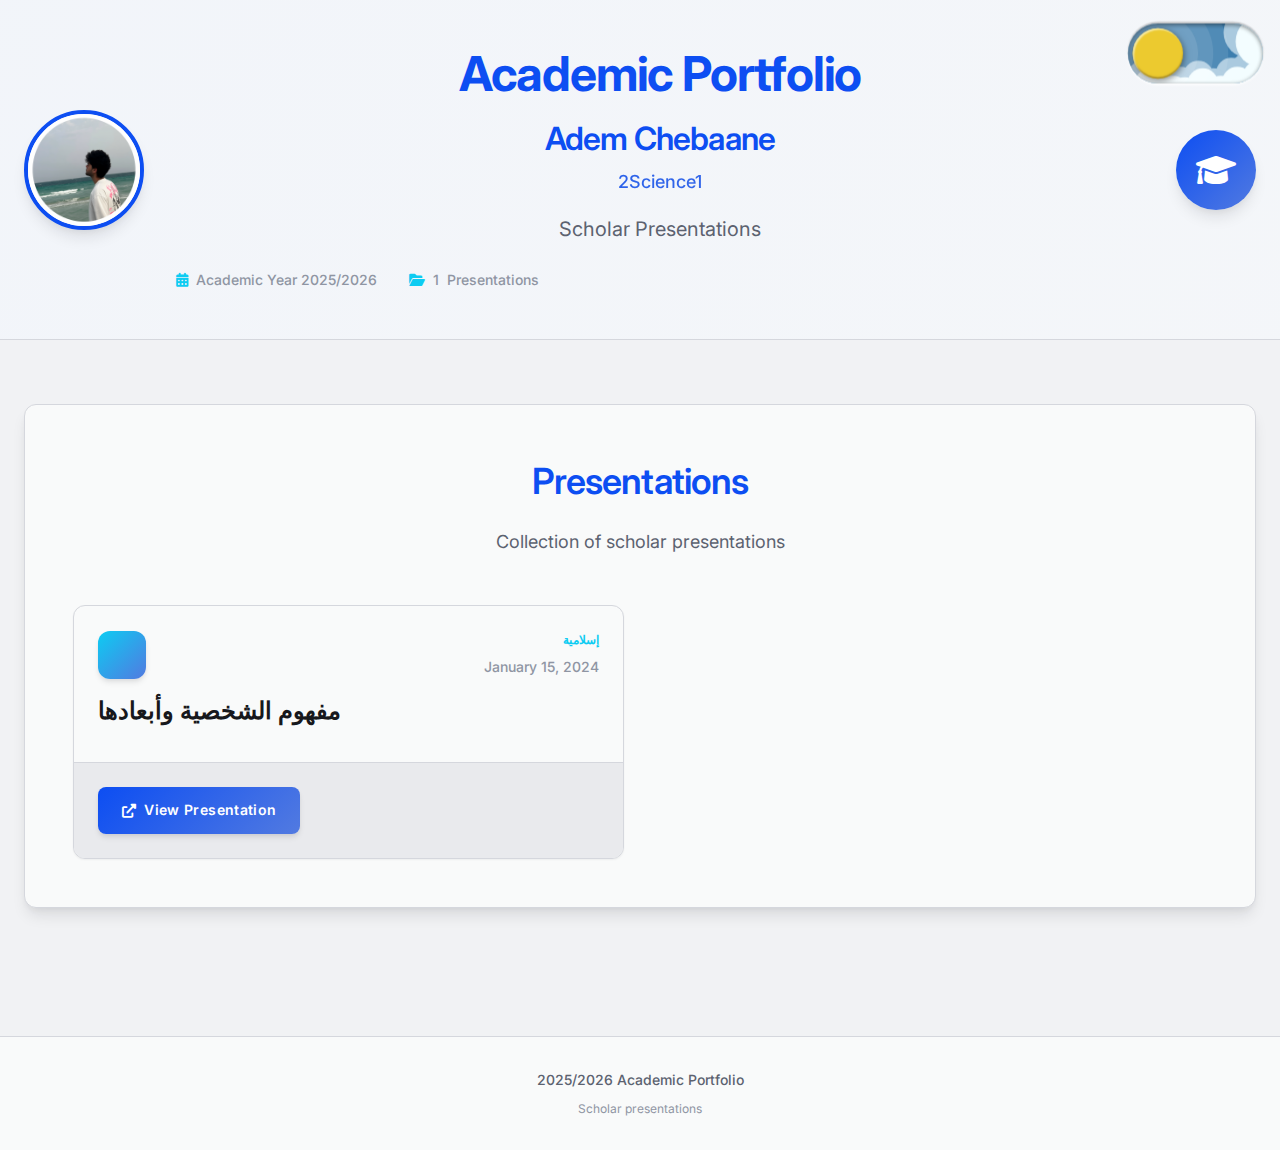
<file: index.html>
<!DOCTYPE html>
<html lang="en">
<head>
    <meta charset="UTF-8">
    <meta name="viewport" content="width=device-width, initial-scale=1.0">
    <title>Scholar Presentations</title>
    <link rel="stylesheet" href="styles.css">
    <link href="https://fonts.googleapis.com/css2?family=Inter:wght@300;400;500;600;700&display=swap" rel="stylesheet">
    <link rel="stylesheet" href="https://cdnjs.cloudflare.com/ajax/libs/font-awesome/6.0.0/css/all.min.css">
</head>
<body>
    <!-- Dark/Light Mode Toggle -->
    <label class="theme-switch">
      <input type="checkbox" class="theme-switch__checkbox">
      <div class="theme-switch__container">
        <div class="theme-switch__clouds"></div>
        <div class="theme-switch__stars-container">
          <svg xmlns="http://www.w3.org/2000/svg" viewBox="0 0 144 55" fill="none">
            <path fill-rule="evenodd" clip-rule="evenodd" d="M135.831 3.00688C135.055 3.85027 134.111 4.29946 133 4.35447C134.111 4.40947 135.055 4.85867 135.831 5.71123C136.607 6.55462 136.996 7.56303 136.996 8.72727C136.996 7.95722 137.172 7.25134 137.525 6.59129C137.886 5.93124 138.372 5.39954 138.98 5.00535C139.598 4.60199 140.268 4.39114 141 4.35447C139.88 4.2903 138.936 3.85027 138.16 3.00688C137.384 2.16348 136.996 1.16425 136.996 0C136.996 1.16425 136.607 2.16348 135.831 3.00688ZM31 23.3545C32.1114 23.2995 33.0551 22.8503 33.8313 22.0069C34.6075 21.1635 34.9956 20.1642 34.9956 19C34.9956 20.1642 35.3837 21.1635 36.1599 22.0069C36.9361 22.8503 37.8798 23.2903 39 23.3545C38.2679 23.3911 37.5976 23.602 36.9802 24.0053C36.3716 24.3995 35.8864 24.9312 35.5248 25.5913C35.172 26.2513 34.9956 26.9572 34.9956 27.7273C34.9956 26.563 34.6075 25.5546 33.8313 24.7112C33.0551 23.8587 32.1114 23.4095 31 23.3545ZM0 36.3545C1.11136 36.2995 2.05513 35.8503 2.83131 35.0069C3.6075 34.1635 3.99559 33.1642 3.99559 32C3.99559 33.1642 4.38368 34.1635 5.15987 35.0069C5.93605 35.8503 6.87982 36.2903 8 36.3545C7.26792 36.3911 6.59757 36.602 5.98015 37.0053C5.37155 37.3995 4.88644 37.9312 4.52481 38.5913C4.172 39.2513 3.99559 39.9572 3.99559 40.7273C3.99559 39.563 3.6075 38.5546 2.83131 37.7112C2.05513 36.8587 1.11136 36.4095 0 36.3545ZM56.8313 24.0069C56.0551 24.8503 55.1114 25.2995 54 25.3545C55.1114 25.4095 56.0551 25.8587 56.8313 26.7112C57.6075 27.5546 57.9956 28.563 57.9956 29.7273C57.9956 28.9572 58.172 28.2513 58.5248 27.5913C58.8864 26.9312 59.3716 26.3995 59.9802 26.0053C60.5976 25.602 61.2679 25.3911 62 25.3545C60.8798 25.2903 59.9361 24.8503 59.1599 24.0069C58.3837 23.1635 57.9956 22.1642 57.9956 21C57.9956 22.1642 57.6075 23.1635 56.8313 24.0069ZM81 25.3545C82.1114 25.2995 83.0551 24.8503 83.8313 24.0069C84.6075 23.1635 84.9956 22.1642 84.9956 21C84.9956 22.1642 85.3837 23.1635 86.1599 24.0069C86.9361 24.8503 87.8798 25.2903 89 25.3545C88.2679 25.3911 87.5976 25.602 86.9802 26.0053C86.3716 26.3995 85.8864 26.9312 85.5248 27.5913C85.172 28.2513 84.9956 28.9572 84.9956 29.7273C84.9956 28.563 84.6075 27.5546 83.8313 26.7112C83.0551 25.8587 82.1114 25.4095 81 25.3545ZM136 36.3545C137.111 36.2995 138.055 35.8503 138.831 35.0069C139.607 34.1635 139.996 33.1642 139.996 32C139.996 33.1642 140.384 34.1635 141.16 35.0069C141.936 35.8503 142.88 36.2903 144 36.3545C143.268 36.3911 142.598 36.602 141.98 37.0053C141.372 37.3995 140.886 37.9312 140.525 38.5913C140.172 39.2513 139.996 39.9572 139.996 40.7273C139.996 39.563 139.607 38.5546 138.831 37.7112C138.055 36.8587 137.111 36.4095 136 36.3545ZM101.831 49.0069C101.055 49.8503 100.111 50.2995 99 50.3545C100.111 50.4095 101.055 50.8587 101.831 51.7112C102.607 52.5546 102.996 53.563 102.996 54.7273C102.996 53.9572 103.172 53.2513 103.525 52.5913C103.886 51.9312 104.372 51.3995 104.98 51.0053C105.598 50.602 106.268 50.3911 107 50.3545C105.88 50.2903 104.936 49.8503 104.16 49.0069C103.384 48.1635 102.996 47.1642 102.996 46C102.996 47.1642 102.607 48.1635 101.831 49.0069Z" fill="currentColor"></path>
          </svg>
        </div>
        <div class="theme-switch__circle-container">
          <div class="theme-switch__sun-moon-container">
            <div class="theme-switch__moon">
              <div class="theme-switch__spot"></div>
              <div class="theme-switch__spot"></div>
              <div class="theme-switch__spot"></div>
            </div>
          </div>
        </div>
      </div>
    </label>

    <header class="header">
        <div class="container">
            <div class="header-content">
                <div class="student-info">
                    <div class="student-photo">
                        <img src="profile.png" alt="Adem Chebaane" class="profile-image">
                    </div>
                    <div class="overlay" id="overlay">
                      <img src="profile.png" alt="Preview">
                    </div>
                </div>
                <div class="header-text">
                    <h1 class="main-title">Academic Portfolio</h1>
                    <div class="student-details">
                        <h2 class="student-name">Adem Chebaane</h2>
                        <p class="student-class">2Science1</p>
                    </div>
                    <p class="subtitle">Scholar Presentations</p>
                    <div class="header-meta">
                        <span class="academic-year"><i class="fas fa-calendar-alt"></i> Academic Year 2025/2026</span>
                        <span class="project-count"><i class="fas fa-folder-open"></i> <span id="projectCount">1</span> Presentations</span>
                    </div>
                </div>
                <div class="header-decoration">
                    <div class="academic-icon">
                        <i class="fas fa-graduation-cap"></i>
                    </div>
                </div>
            </div>
        </div>
    </header>

    <main class="main-content">
        <div class="container">
            <section class="portfolio-section">
                <div class="section-header">
                    <h2 class="section-title">Presentations</h2>
                    <p class="section-description">Collection of scholar presentations</p>
                </div>

                <div class="projects-grid">

                    <!-- PROJECT 1 -->
                    <article class="project-card">
                        <div class="project-header">
                            <div class="project-icon">
                                <i class="fas fa-presentation"></i>
                            </div>
                            <div class="project-meta">
                                <span class="project-type">إسلامية</span>
                                <time class="project-date" datetime="2025-09-18">January 15, 2024</time>
                            </div>
                        </div>
                        <div class="project-content">
                            <h3 class="project-title">مفهوم الشخصية وأبعادها</h3>
                            <p class="project-description"></p>
                        </div>
                        <div class="project-footer">
                            <a href="islamiya__mafhoum_cha5siya_wa_ab3adouha.html" class="btn btn-primary" target="_blank" rel="noopener">
                                <i class="fas fa-external-link-alt"></i>
                                View Presentation
                            </a>
                        </div>
                    </article>
                    <!-- Template for new projects (commented out) -->
                    <!--
                    <article class="project-card">
                        <div class="project-header">
                            <div class="project-icon">
                                <i class="fas fa-presentation"></i>
                            </div>
                            <div class="project-meta">
                                <span class="project-type">Academic Presentation</span>
                                <time class="project-date" datetime="YYYY-MM-DD">Month Day, Year</time>
                            </div>
                        </div>
                        <div class="project-content">
                            <h3 class="project-title">Your Project Title Here</h3>
                            <p class="project-description">Your project description here. Explain what this presentation covers and its academic significance.</p>
                        </div>
                        <div class="project-footer">
                            <a href="projects/your-file.html" class="btn btn-primary" target="_blank" rel="noopener">
                                <i class="fas fa-external-link-alt"></i>
                                View Presentation
                            </a>
                        </div>
                    </article>
                    -->

                </div>
            </section>
        </div>
    </main>

    <footer class="footer">
        <div class="container">
            <div class="footer-content">
                <p class="copyright">2025/2026 Academic Portfolio</p>
                <p class="footer-note">Scholar presentations</p>
            </div>
        </div>
    </footer>
</body>
<script>
    const profileImage = document.querySelector(".profile-image");
const overlay = document.getElementById("overlay");

profileImage.addEventListener("click", () => {
  overlay.classList.add("active");
});

overlay.addEventListener("click", () => {
  overlay.classList.remove("active");
});

</script>
</html>
</file>
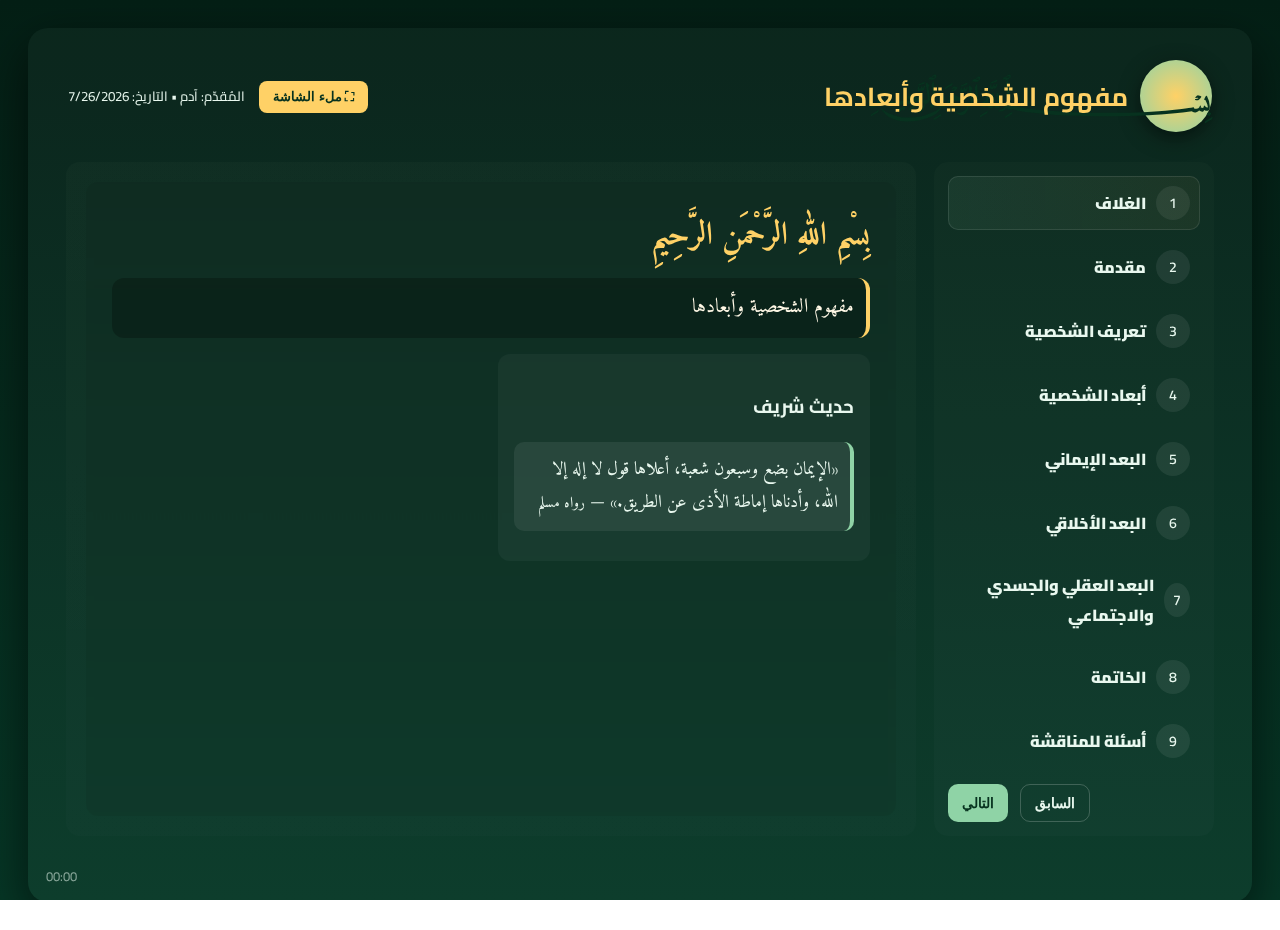
<file: islamiya__mafhoum_cha5siya_wa_ab3adouha.html>
<!doctype html>
<html lang="ar" dir="rtl">
<head>
  <meta charset="utf-8" />
  <meta name="viewport" content="width=device-width,initial-scale=1" />
  <title>مفهوم الشخصية وأبعادها — عرض إسلامي</title>
  <link href="https://fonts.googleapis.com/css2?family=Cairo:wght@400;600;700;900&family=Amiri&display=swap" rel="stylesheet">
  <style>
    :root{
      --bg1: #041f15; --bg2:#063726; 
      --card:#072b22; --accent:#8fd3a6; --accent2:#ffd166; --muted:#e9f8ef;
    }
    *{box-sizing:border-box}
    html,body{height:100%;margin:0;font-family:'Cairo',sans-serif;background:linear-gradient(180deg,var(--bg1),var(--bg2));color:var(--muted);overflow-x:hidden}

    /* زخارف خلفية */
    body::before{
      content:"";position:fixed;inset:0;
      background:url('https://www.transparenttextures.com/patterns/arabesque.png');
      opacity:.06;pointer-events:none;
    }

    .wrap{min-height:100vh;display:flex;align-items:center;justify-content:center;padding:28px}
    .presentation{width:100%;max-width:1250px;background:rgba(255,255,255,0.03);
      border-radius:20px;padding:20px;box-shadow:0 18px 50px rgba(0,0,0,0.6);position:relative;overflow:hidden}

    /* العنوان */
    header{display:flex;justify-content:space-between;align-items:center;padding:12px 20px}
    .brand{display:flex;align-items:center;gap:12px}
    .logo{width:72px;height:72px;border-radius:50%;background:radial-gradient(circle,var(--accent2),var(--accent));
      display:grid;place-items:center;color:#07321f;font-weight:900;font-size:30px;
      box-shadow:0 6px 20px rgba(0,0,0,0.5);font-family:"Amiri",serif}
    h1{margin:0;font-size:26px;color:var(--accent2)}
    header p{margin:0;opacity:0.9;font-size:14px}

    /* المنصة */
    .stage{display:grid;grid-template-columns:280px 1fr;gap:18px;padding:18px}
    .nav{background:rgba(255,255,255,0.02);padding:14px;border-radius:14px;min-height:540px}
    .nav ul{list-style:none;padding:0;margin:0;display:flex;flex-direction:column;gap:10px}
    .nav li{padding:10px;border-radius:10px;cursor:pointer;display:flex;align-items:center;gap:10px;transition:all .25s;font-weight:600}
    .nav li:hover{transform:translateX(-6px);background:rgba(255,255,255,0.05)}
    .nav li.active{background:linear-gradient(90deg, rgba(143,211,166,0.08), rgba(255,209,102,0.05));box-shadow:inset 0 0 0 1px rgba(255,255,255,0.1)}
    .num{width:34px;height:34px;border-radius:50%;background:rgba(255,255,255,0.07);display:grid;place-items:center;font-size:14px}

    .canvas{background:linear-gradient(180deg, rgba(255,255,255,0.02), rgba(255,255,255,0.01));
      padding:22px;border-radius:14px;min-height:540px;position:relative;overflow:hidden}

    .slide{position:absolute;inset:20px;border-radius:12px;padding:26px;display:none;background:rgba(0,0,0,0.05);backdrop-filter:blur(3px);animation:fadeZoom .8s ease both}
    .slide.active{display:block}

    @keyframes fadeZoom{from{opacity:0;transform:scale(0.96)}to{opacity:1;transform:scale(1)}}

    h2{font-size:32px;margin:0 0 8px 0;color:var(--accent2);font-family:"Amiri",serif}
    .ayat{font-size:20px;color:#fff8e6;background:rgba(0,0,0,0.25);padding:12px;border-radius:12px;margin:14px 0;border-right:4px solid var(--accent2);font-family:"Amiri",serif;line-height:1.8}
    blockquote.hadith{font-size:18px;padding:12px;border-radius:10px;background:rgba(255,255,255,0.07);margin:14px 0;border-right:4px solid var(--accent);line-height:1.8;font-family:"Amiri",serif}

    .grid{display:grid;grid-template-columns:1fr 1fr;gap:14px;margin-top:16px}
    .card{background:rgba(255,255,255,0.04);padding:16px;border-radius:12px;min-height:110px;position:relative}

    /* الأزرار */
    .controls{display:flex;gap:12px;justify-content:flex-end;margin-top:16px}
    .btn{padding:10px 14px;border-radius:10px;border:none;cursor:pointer;font-weight:700;font-size:14px}
    .btn.primary{background:var(--accent);color:#07321f}
    .btn.ghost{background:transparent;border:1px solid rgba(255,255,255,0.2);color:var(--muted)}

    /* تذييل */
    footer{padding:14px;text-align:center;opacity:0.8;font-size:13px}

    /* عداد الوقت */
    #timer{position:absolute;bottom:14px;left:18px;font-size:13px;opacity:.7}

    @media(max-width:900px){
      .stage{grid-template-columns:1fr}
      .nav{order:2}
      .canvas{order:1}
    }
     /* زر ملء الشاشة */
    #fullscreenBtn{
      padding:8px 14px;
      border:none;
      border-radius:8px;
      background:var(--accent2);
      color:#07321f;
      font-weight:700;
      cursor:pointer;
      margin-left:10px;
    }
  </style>
</head>
<body>
  <div class="wrap">
    <div class="presentation" role="application">
      <header>
        <div class="brand">
          <div class="logo">﷽</div>
          <div>
            <h1>مفهوم الشخصية وأبعادها</h1>
          </div>
        </div>
        <div style="text-align:left">
           <button id="fullscreenBtn">⛶ ملء الشاشة</button>
          <small>المُقدّم: آدم • التاريخ: <span id="date"></span></small>
        </div>
      </header>

      <div class="stage">
        <nav class="nav">
          <ul id="toc">
            <li data-i="0" class="active"><span class="num">1</span><strong>الغلاف</strong></li>
            <li data-i="1"><span class="num">2</span><strong>مقدمة</strong></li>
            <li data-i="2"><span class="num">3</span><strong>تعريف الشخصية</strong></li>
            <li data-i="3"><span class="num">4</span><strong>أبعاد الشخصية</strong></li>
            <li data-i="4"><span class="num">5</span><strong>البعد الإيماني</strong></li>
            <li data-i="5"><span class="num">6</span><strong>البعد الأخلاقي</strong></li>
            <li data-i="6"><span class="num">7</span><strong>البعد العقلي والجسدي والاجتماعي</strong></li>
            <li data-i="7"><span class="num">8</span><strong>الخاتمة</strong></li>
            <li data-i="8"><span class="num">9</span><strong>أسئلة للمناقشة</strong></li>
          </ul>
          <div class="controls">
            <button class="btn ghost" id="prev">السابق</button>
            <button class="btn primary" id="next">التالي</button>
          </div>
        </nav>

        <main class="canvas" id="canvas">

          <section class="slide active" data-index="0">
            <h2>بِسْمِ اللهِ الرَّحْمَنِ الرَّحِيمِ</h2>
            <div class="ayat">مفهوم الشخصية وأبعادها</div>
              <div class="grid">
              <div class="card">
                <h3>حديث شريف</h3>
                <blockquote class="hadith">«الإيمان بضع وسبعون شعبة، أعلاها قول لا إله إلا الله، وأدناها إماطة الأذى عن الطريق.» — <small>رواه مسلم</small></blockquote>
              </div>
            </div>
          </section>

          <section class="slide" data-index="1">
            <h2>مقدمة</h2>
            <p>الشخصية في الإسلام ليست مجرد صفات فردية، بل هي بناء متكامل يشمل الإيمان، الأخلاق، التفكير، الجسد، والعلاقات مع الناس.</p>
          </section>

          <section class="slide" data-index="2">
            <h2>تعريف الشخصية</h2>
            <p>هي مجموعة من الصفات والقيم التي تحدد هوية الإنسان وتميزه.  
              في الإسلام، تُبنى على الإيمان بالله، التزكية، والالتزام بالحق.</p>
            <div class="card">
              <h3>آية</h3>
              <div class="ayat">{قَدْ أَفْلَحَ مَن زَكَّاهَا} — <small>الشمس: 9</small></div>
            </div>
          </section>

          <section class="slide" data-index="3">
            <h2>الأبعاد الأساسية للشخصية</h2>
            <div class="grid">
              <div class="card"><h3>الإيماني</h3><p>صلة العبد بربه وعبادته.</p></div>
              <div class="card"><h3>الأخلاقي</h3><p>السلوك الحسن والقدوة.</p></div>
              <div class="card"><h3>العقلي</h3><p>طلب العلم واستخدام العقل.</p></div>
              <div class="card"><h3>الجسدي والاجتماعي</h3><p>الصحة والتعاون مع الآخرين.</p></div>
            </div>
          </section>

          <section class="slide" data-index="4">
            <h2>البعد الإيماني</h2>
            <p>الإيمان والعبادة هما المحور الأساسي للشخصية الإسلامية.</p>
            <div class="ayat">{قَدْ أَفْلَحَ الْمُؤْمِنُونَ} — <small>المؤمنون: 1</small></div>
          </section>

          <section class="slide" data-index="5">
            <h2>البعد الأخلاقي</h2>
            <p>الأخلاق أساس بناء المجتمع والفرد.</p>
            <div class="ayat">{وَإِنَّكَ لَعَلَى خُلُقٍ عَظِيمٍ} — <small>القلم: 4</small></div>
          </section>

          <section class="slide" data-index="6">
            <h2>البعد العقلي والجسدي والاجتماعي</h2>
            <div class="grid">
              <div class="card"><h3>العقلي</h3><p>«طلب العلم فريضة على كل مسلم»</p></div>
              <div class="card"><h3>الجسدي</h3><p>«المؤمن القوي خير وأحب إلى الله من المؤمن الضعيف»</p></div>
              <div class="card"><h3>الاجتماعي</h3><p>{وتعاونوا على البر والتقوى ولا تعاونوا على الإثم والعدوان}</p></div>
            </div>
          </section>

          
          <section class="slide" data-index="8">
            <h2>الخاتمة</h2>
            <div class="ayat">{إِنَّ أَكْرَمَكُمْ عِندَ اللَّهِ أَتْقَاكُمْ} — <small>الحجرات: 13</small></div>
          </section>
          
          <section class="slide" data-index="7">
            <h2>أسئلة للمناقشة</h2>
            <div class="controls" style="margin-top:20px; justify-content:center;">
              <a href="quiz.html" class="btn primary">الانتقال إلى الاختبار</a>
            </div>
          </section>
        </main>
      </div>

      <footer>
        <div id="timer">00:00</div>
      </footer>
    </div>
  </div>

  <script>
        // زر ملء الشاشة
    document.getElementById('fullscreenBtn').addEventListener('click',()=>{
      if (!document.fullscreenElement) {
        document.documentElement.requestFullscreen();
      } else {
        document.exitFullscreen();
      }
    });
    document.getElementById('date').textContent = new Date().toLocaleDateString();
    const slides = [...document.querySelectorAll('.slide')];
    const toc = [...document.querySelectorAll('#toc li')];
    const next = document.getElementById('next');
    const prev = document.getElementById('prev');
    let idx = 0;

    function show(i){
      slides.forEach(s=>s.classList.remove('active'));
      toc.forEach(t=>t.classList.remove('active'));
      slides[i].classList.add('active');
      toc[i].classList.add('active');
    }

    toc.forEach((li,i)=>li.addEventListener('click',()=>{ idx=i; show(idx); }));
    next.addEventListener('click',()=>{ idx = Math.min(idx+1,slides.length-1); show(idx); });
    prev.addEventListener('click',()=>{ idx = Math.max(idx-1,0); show(idx); });

    window.addEventListener('keydown',e=>{
      if(e.key === 'ArrowLeft' || e.key === 'ArrowUp') { idx = Math.max(idx-1,0); show(idx); }
      if(e.key === 'ArrowRight' || e.key === 'ArrowDown') { idx = Math.min(idx+1,slides.length-1); show(idx); }
    });

    // عداد الوقت
    let seconds=0;
    setInterval(()=>{
      seconds++;
      let m=Math.floor(seconds/60).toString().padStart(2,'0');
      let s=(seconds%60).toString().padStart(2,'0');
      document.getElementById('timer').textContent=`${m}:${s}`;
    },1000);

    show(0);
  </script>
</body>
</html>
</file>
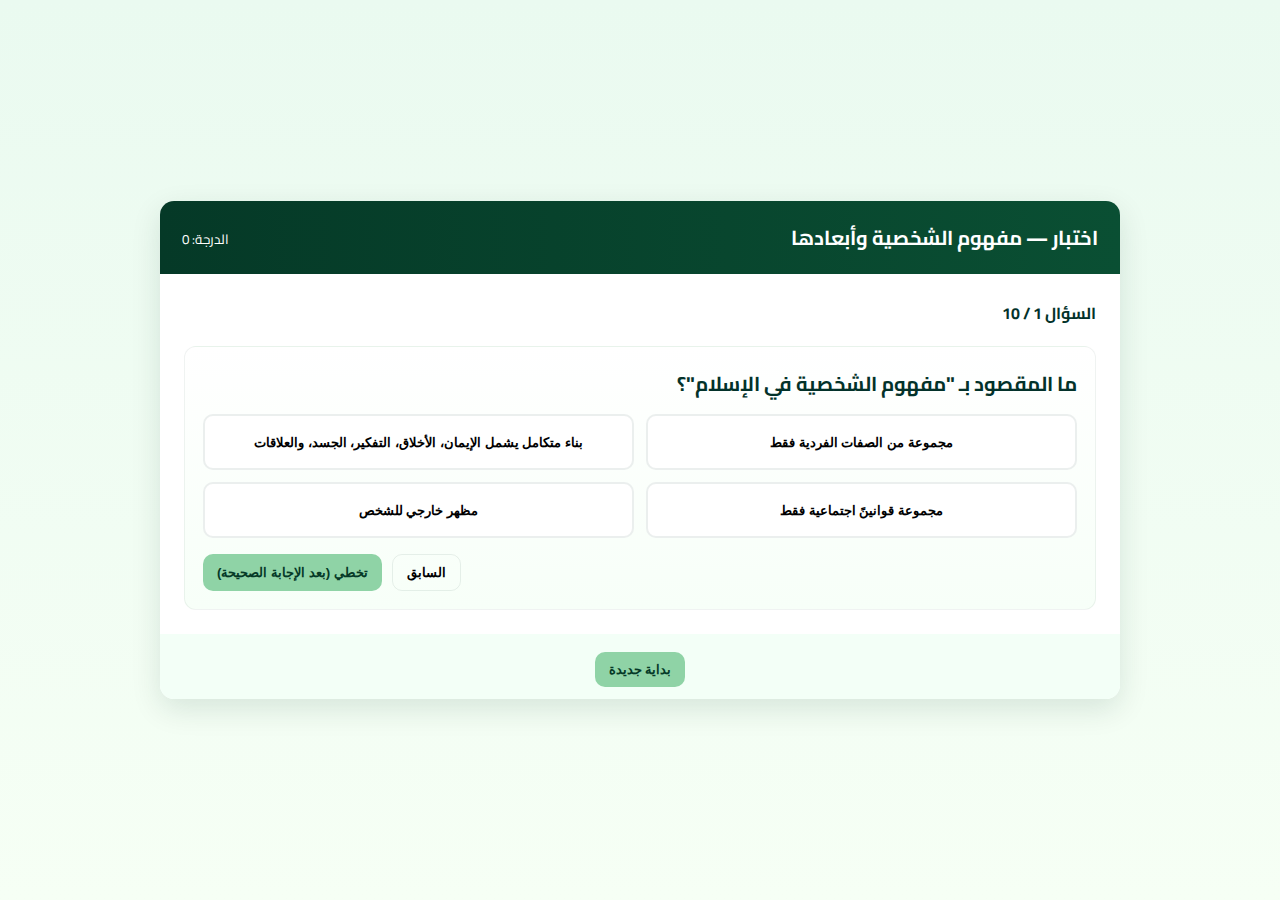
<file: quiz.html>
<!doctype html>
<html lang="ar" dir="rtl">
<head>
  <meta charset="utf-8" />
  <meta name="viewport" content="width=device-width,initial-scale=1" />
  <title>اختبارات — مفهوم الشخصية في الإسلام</title>
  <link href="https://fonts.googleapis.com/css2?family=Cairo:wght@400;600;700;900&display=swap" rel="stylesheet">
  <style>
    :root{--bg:#f6fff5;--card:#053927;--accent:#8fd3a6;--accent2:#ffd166;--text:#03322a}
    *{box-sizing:border-box}
    body{font-family:'Cairo',sans-serif;margin:0;background:linear-gradient(180deg,#eafaf0,#f6fff5);color:var(--text);min-height:100vh;display:flex;align-items:center;justify-content:center;padding:20px}
    .app{width:100%;max-width:960px;background:#fff;border-radius:14px;box-shadow:0 10px 30px rgba(3,50,42,0.12);overflow:hidden}
    header{background:linear-gradient(90deg,var(--card),#0a4f33);color:#fff;padding:18px 22px;display:flex;justify-content:space-between;align-items:center}
    header h1{margin:0;font-size:20px}
    header p{margin:0;opacity:.9;font-size:13px}
    main{padding:24px}
    .meta{display:flex;gap:12px;align-items:center;justify-content:space-between;flex-wrap:wrap}
    .progress{font-weight:700}
    .card{background:linear-gradient(180deg,#ffffff,#f7fff8);border:1px solid rgba(3,50,42,0.06);padding:18px;border-radius:12px;margin-top:18px}
    .question{font-size:20px;margin:0 0 12px 0}
    .options{display:grid;grid-template-columns:1fr 1fr;gap:12px}
    .opt{padding:12px;border-radius:10px;border:2px solid rgba(3,50,42,0.08);cursor:pointer;font-weight:700;background:#fff;transition:all .25s;min-height:56px;display:flex;align-items:center;justify-content:center}
    .opt:hover{transform:translateY(-3px)}

    /* حالات الخطأ والصواب */
    .flash-correct .opt{background:linear-gradient(90deg,#e6fff0,#d6ffea);border-color:#78d89f}
    .flash-correct .opt.correct{background:#dff7e7;border-color:#2fa76b}
    .flash-wrong{animation:shake .28s}
    .flash-wrong .opt{background:linear-gradient(90deg,#fff0f0,#ffecec);border-color:#f2a6a6}
    @keyframes shake{0%{transform:translateX(0)}25%{transform:translateX(-6px)}50%{transform:translateX(6px)}75%{transform:translateX(-4px)}100%{transform:translateX(0)}}

    .controls{display:flex;gap:10px;margin-top:16px;justify-content:flex-end}
    .btn{padding:10px 14px;border-radius:10px;border:none;cursor:pointer;font-weight:800}
    .btn.primary{background:var(--accent);color:var(--card)}
    .btn.ghost{background:transparent;border:1px solid rgba(3,50,42,0.08)}
    footer{padding:12px 20px;background:#f3fff7;text-align:center;font-size:13px;color:#175b44}

    /* موبايل */
    @media(max-width:640px){.options{grid-template-columns:1fr}}
  </style>
</head>
<body>
  <div class="app" role="application">
    <header>
      <div>
        <h1>اختبار — مفهوم الشخصية وأبعادها</h1>
      </div>
      <div style="text-align:left">
        <small id="scoreText">الدرجة: 0</small>
      </div>
    </header>

    <main>
      <div class="meta">
        <div class="progress">السؤال <span id="qIndex">1</span> / <span id="qTotal">1</span></div>
        <div id="hint" style="opacity:.9;font-size:14px"></div>
      </div>

      <div class="card" id="card">
        <h2 class="question" id="question">...</h2>
        <div class="options" id="options"></div>

        <div class="controls">
          <button class="btn ghost" id="prevBtn">السابق</button>
          <button class="btn primary" id="nextBtn">تخطي (بعد الإجابة الصحيحة)</button>
        </div>
      </div>

    </main>

    <footer>
      <div style="margin-top:6px"><button class="btn primary" id="restart">بداية جديدة</button></div>
    </footer>
  </div>

  <script>
    // قاعدة الأسئلة مأخوذة من المحتوى الذي زوَّدتني به
    const questions = [
      {
        q: 'ما المقصود بـ "مفهوم الشخصية في الإسلام"؟',
        opts: [
          'مجموعة من الصفات الفردية فقط',
          'بناء متكامل يشمل الإيمان، الأخلاق، التفكير، الجسد، والعلاقات',
          'مجموعة قوانينً اجتماعية فقط',
          'مظهر خارجي للشخص'
        ],
        a: 1
      },
      {
        q: 'في تعريف الشخصية ذُكر أنها تُبنى على أي مما يلي؟',
        opts: ['المال والجاه', 'الإيمان بالله والتزكية والالتزام بالحق', 'الشهرة', 'القوة الجسدية'],
        a: 1
      },
      {
        q: 'أي آية تربط النجاح بتزكية النفس؟',
        opts: ['{قَدْ أَفْلَحَ مَن زَكَّاهَا} — الشمس: 9', '{قَدْ أَفْلَحَ الْمُؤْمِنُونَ} — المؤمنون: 1', '{وَمَا خَلَقْتُ الْجِنَّ} — الذاريات: 56', '{إِنَّ أَكْرَمَكُمْ} — الحجرات: 13'],
        a: 0
      },
      {
        q: 'ما هو البعد الإيماني من أبعاد الشخصية؟',
        opts: ['صلة العبد بربه وعبادته', 'القدرة البدنية فقط', 'العلاقات الاجتماعية فقط', 'المستوى المادي'],
        a: 0
      },
      {
        q: 'أي آية وردت في قسم البعد الإيماني في العرض؟',
        opts: ['{قَدْ أَفْلَحَ الْمُؤْمِنُونَ} — المؤمنون: 1', '{قَدْ أَفْلَحَ مَن زَكَّاهَا} — الشمس: 9', '{وَإِنَّكَ لَعَلَى خُلُقٍ عَظِيمٍ} — القلم: 4', '{إِنَّ أَكْرَمَكُمْ} — الحجرات: 13'],
        a: 0
      },
      {
        q: 'ما معنى الآية {وَإِنَّكَ لَعَلَى خُلُقٍ عَظِيمٍ} في سياق العرض؟',
        opts: ['تشير إلى أهمية الأخلاق كأساس للمجتمع والفرد', 'تتكلم عن الجهاد', 'تتحدث عن الاقتصاد', 'تخص العلماء فقط'],
        a: 0
      },
      {
        q: 'أي من التالي يُصنّف كبعد عقلي؟',
        opts: ['العبادة فقط', 'الصحة البدنية فقط','طلب العلم واستخدام العقل ','التطوع فقط'],
        a: 2
      },
      {
        q: 'ما الحديث الذي ذُكر في الغلاف؟',
        opts: [
            '«طلب العلم فريضة على كل مسلم»',
            '«المؤمن القوي خير وأحب إلى الله من المؤمن الضعيف»',
            '«الإيمان بضع وسبعون شعبة... وأدناها إماطة الأذى عن الطريق.» — رواه مسلم',
          'لا حديث ذُكر'
        ],
        a: 2
      },
      {
        q: 'أي عبارة تمثل البعد الاجتماعي كما ورد؟',
        opts: [
          'الصحة والتعاون مع الآخرين',
          'العبادة الفردية فقط',
          'الثراء المالي',
          'القدوة فقط'
        ],
        a: 0
      },
      {
        q: 'ما الآية الختامية في العرض؟',
        opts: [
            '{قَدْ أَفْلَحَ الْمُؤْمِنُونَ} — المؤمنون: 1',
            '{وَمَا خَلَقْتُ الْجِنَّ} — الذاريات: 56',
            '{وَإِنَّكَ لَعَلَى خُلُقٍ عَظِيمٍ} — القلم: 4',
            '{إِنَّ أَكْرَمَكُمْ عِندَ اللَّهِ أَتْقَاكُمْ} — الحجرات: 13'
        ],
        a: 3
          }
    ];

    // عناصر DOM
    const qIndexEl = document.getElementById('qIndex');
    const qTotalEl = document.getElementById('qTotal');
    const questionEl = document.getElementById('question');
    const optionsEl = document.getElementById('options');
    const card = document.getElementById('card');
    const scoreText = document.getElementById('scoreText');

    let current = 0;
    let score = 0;

    qTotalEl.textContent = questions.length;

    function renderQuestion(i){
      const item = questions[i];
      qIndexEl.textContent = i+1;
      questionEl.textContent = item.q;
      optionsEl.innerHTML = '';
      item.opts.forEach((opt, idx)=>{
        const b = document.createElement('button');
        b.className = 'opt';
        b.setAttribute('data-idx', idx);
        b.innerText = opt;
        b.addEventListener('click', ()=> handleAnswer(idx));
        optionsEl.appendChild(b);
      });
      // إزالة أي تأثيرات سابقة
      card.classList.remove('flash-correct','flash-wrong');
    }

    function handleAnswer(selected){
      const correct = questions[current].a;
      if(selected === correct){
        // علامة صح: كل الشاشة خضراء وتنتقل للسؤال التالي بعد تأخير
        card.classList.add('flash-correct');
        // تمييز الزر الصحيح لو أردنا
        const btns = [...optionsEl.children];
        btns.forEach((bt, i)=>{ if(i===correct) bt.classList.add('correct'); });
        score += 1;
        scoreText.textContent = 'الدرجة: ' + score;
        // ننتقل للسؤال التالي بعد 900ms
        setTimeout(()=>{
          current = Math.min(current+1, questions.length-1);
          if(current < questions.length) renderQuestion(current);
        },900);
      } else {
        // خاطئ: وميض أحمر ثم السماح بإعادة المحاولة
        card.classList.add('flash-wrong');
        // نبقي المستخدم يعيد الإجابة — نزيل الوميض بعد 700ms
        setTimeout(()=> card.classList.remove('flash-wrong'),700);
      }
    }

    // أزرار التحكم
    document.getElementById('prevBtn').addEventListener('click', ()=>{
      current = Math.max(0, current-1);
      renderQuestion(current);
    });
    document.getElementById('nextBtn').addEventListener('click', ()=>{
      // يسمح بالتخطي فقط إن وصلت للإجابة الصحيحة (تعني أننا في السؤال التالي أصلاً)
      current = Math.min(questions.length-1, current+1);
      renderQuestion(current);
    });
    document.getElementById('restart').addEventListener('click', ()=>{
      current = 0; score = 0; scoreText.textContent = 'الدرجة: 0'; renderQuestion(current);
    });

    // بدء العرض
    renderQuestion(0);
  </script>
</body>
</html>
</file>
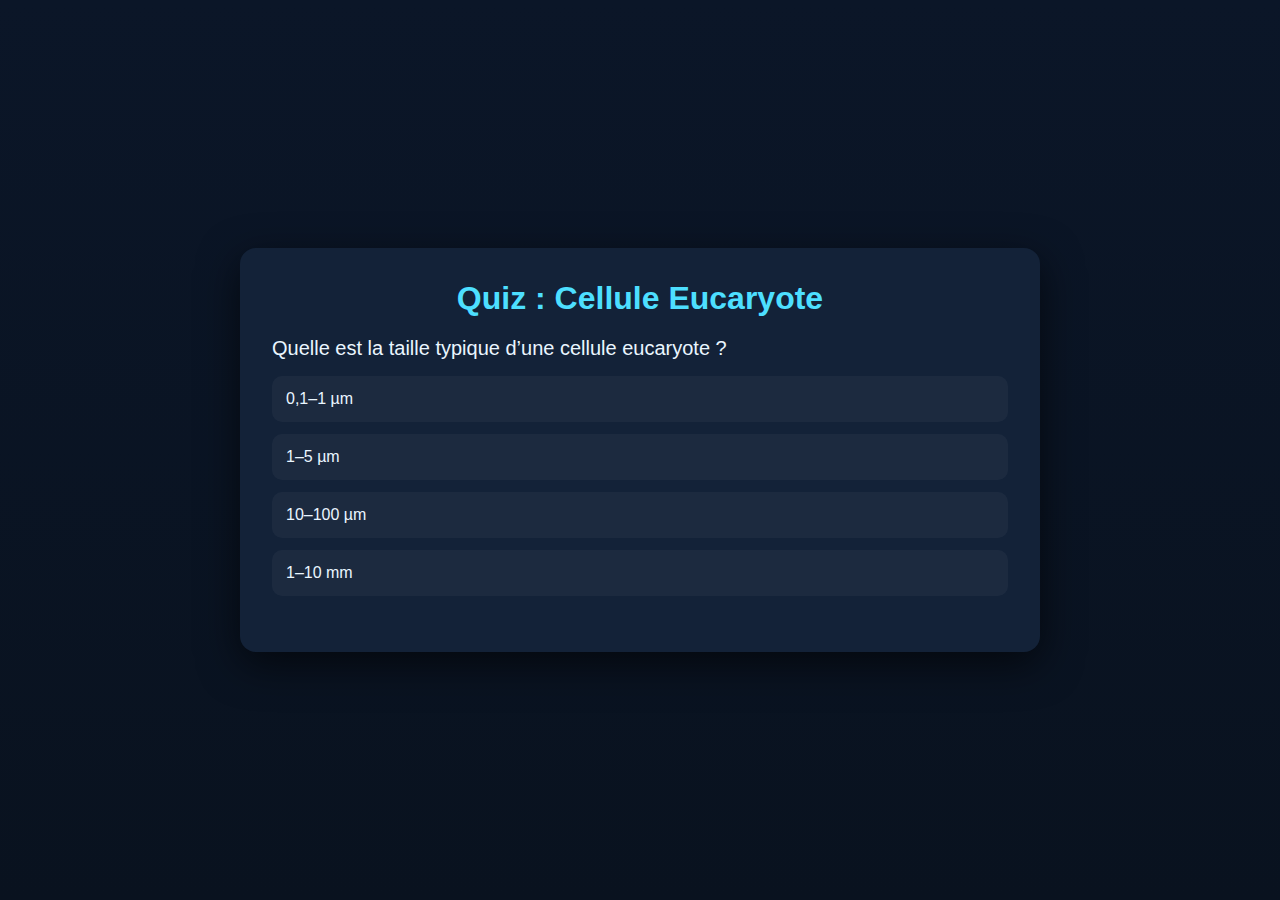
<file: quizsc.html>
<!DOCTYPE html>
<html lang="fr">
<head>
  <meta charset="UTF-8">
  <meta name="viewport" content="width=device-width, initial-scale=1.0">
  <title>Quiz – Cellule Eucaryote</title>
  <style>
    :root {
      --bg: #0b1628;
      --card: #132238;
      --accent: #4ddfff;
      --correct: #28a745;
      --wrong: #dc3545;
      --text: #eaf6ff;
      --muted: #b9c6d6;
    }
    * { box-sizing: border-box; margin: 0; padding: 0; }
    body {
      font-family: "Inter", sans-serif;
      background: linear-gradient(180deg, #0b1628, #09121f);
      color: var(--text);
      display: flex;
      justify-content: center;
      align-items: center;
      min-height: 100vh;
      padding: 20px;
    }
    .quiz-container {
      width: min(95%, 800px);
      background: var(--card);
      border-radius: 16px;
      padding: 32px;
      box-shadow: 0 12px 40px rgba(0,0,0,0.6);
      animation: fadeIn 0.8s ease;
    }
    @keyframes fadeIn { from{opacity:0; transform: translateY(20px);} to{opacity:1; transform:none;} }
    h1 {
      text-align: center;
      margin-bottom: 20px;
      color: var(--accent);
    }
    .question {
      font-size: 20px;
      margin-bottom: 16px;
    }
    .answers {
      display: grid;
      gap: 12px;
      margin-bottom: 24px;
    }
    .answers button {
      padding: 14px;
      border: none;
      border-radius: 10px;
      background: rgba(255,255,255,0.04);
      color: var(--text);
      font-size: 16px;
      cursor: pointer;
      transition: all 0.3s ease;
      text-align: left;
    }
    .answers button:hover {
      background: rgba(255,255,255,0.08);
      transform: translateY(-2px);
    }
    .answers button.correct { background: var(--correct); color: #fff; }
    .answers button.wrong { background: var(--wrong); color: #fff; }
    .next-btn {
      padding: 12px 20px;
      background: var(--accent);
      border: none;
      border-radius: 10px;
      cursor: pointer;
      font-weight: 600;
      font-size: 16px;
      color: #022;
      display: none;
    }
    .score {
      text-align: center;
      font-size: 22px;
      margin-top: 20px;
      color: var(--accent);
      font-weight: 700;
    }
  </style>
</head>
<body>
  <div class="quiz-container">
    <h1>Quiz : Cellule Eucaryote</h1>
    <div id="quiz">
      <div class="question" id="question">Question</div>
      <div class="answers" id="answers"></div>
      <button class="next-btn" id="next">Suivant ▶</button>
      <div class="score" id="score"></div>
    </div>
  </div>

  <script>
    const quizData = [
      {
        question: "Quelle est la taille typique d’une cellule eucaryote ?",
        answers: ["0,1–1 µm", "1–5 µm", "10–100 µm", "1–10 mm"],
        correct: 2
      },
      {
        question: "Quel est le rôle principal de la membrane plasmique ?",
        answers: [
          "Produire de l’ATP",
          "Perméabilité sélective et signalisation",
          "Condensation de l’ADN",
          "Synthèse des protéines"
        ],
        correct: 1
      },
      {
        question: "Quelle structure fabrique les sous-unités ribosomales ?",
        answers: ["Ribosomes libres", "Nucléole", "Golgi", "Centrosome"],
        correct: 1
      },
      {
        question: "Quel organite est responsable de la phosphorylation oxydative ?",
        answers: ["Appareil de Golgi", "Mitochondrie", "Réticulum endoplasmique lisse", "Nucléole"],
        correct: 1
      },
      {
        question: "Quelle est la fonction principale du RE rugueux ?",
        answers: [
          "Synthèse des lipides",
          "Détoxification",
          "Synthèse des protéines sécrétées ou membranaires",
          "Stockage du calcium"
        ],
        correct: 2
      },
      {
        question: "Quelle modification post-traductionnelle est réalisée dans l’appareil de Golgi ?",
        answers: ["Methylation de l’ADN", "Phosphorylation des protéines", "Glycosylation", "Réplication de l’ADN"],
        correct: 2
      },
      {
        question: "Quel est le rôle du centrosome ?",
        answers: [
          "Traduire l’ARNm",
          "Organiser les microtubules et le fuseau mitotique",
          "Synthétiser des lipides",
          "Produire l’ARN"
        ],
        correct: 1
      }
    ];

    const questionEl = document.getElementById("question");
    const answersEl = document.getElementById("answers");
    const nextBtn = document.getElementById("next");
    const scoreEl = document.getElementById("score");

    let currentQuestion = 0;
    let score = 0;

    function loadQuestion() {
      const q = quizData[currentQuestion];
      questionEl.textContent = q.question;
      answersEl.innerHTML = "";
      q.answers.forEach((answer, i) => {
        const btn = document.createElement("button");
        btn.textContent = answer;
        btn.addEventListener("click", () => selectAnswer(i, btn));
        answersEl.appendChild(btn);
      });
      nextBtn.style.display = "none";
    }

    function selectAnswer(selected, btn) {
      const q = quizData[currentQuestion];
      const buttons = answersEl.querySelectorAll("button");
      buttons.forEach((b, i) => {
        b.disabled = true;
        if (i === q.correct) b.classList.add("correct");
        if (i === selected && i !== q.correct) b.classList.add("wrong");
      });
      if (selected === q.correct) score++;
      nextBtn.style.display = "inline-block";
    }

    nextBtn.addEventListener("click", () => {
      currentQuestion++;
      if (currentQuestion < quizData.length) {
        loadQuestion();
      } else {
        showScore();
      }
    });

    function showScore() {
      questionEl.style.display = "none";
      answersEl.style.display = "none";
      nextBtn.style.display = "none";
      scoreEl.textContent = `Votre score : ${score} / ${quizData.length}`;
    }

    loadQuestion();
  </script>
</body>
</html>
</file>
<file: styles.css>
/* Reset and base styles */
* {
    margin: 0;
    padding: 0;
    box-sizing: border-box;
}

:root {
    --hue: 223;
    --primary-color: hsl(var(--hue), 90%, 50%);
    --secondary-color: hsl(var(--hue), 70%, 60%);
    --accent-color: hsl(190, 90%, 50%);
    --text-primary: hsl(var(--hue), 10%, 10%);
    --text-secondary: hsl(var(--hue), 10%, 40%);
    --text-light: hsl(var(--hue), 10%, 60%);
    --background-primary: hsl(var(--hue), 10%, 98%);
    --background-secondary: hsl(var(--hue), 10%, 95%);
    --background-accent: hsl(var(--hue), 10%, 92%);
    --border-color: hsl(var(--hue), 10%, 85%);
    --shadow-sm: 0 1px 2px 0 hsla(var(--hue), 10%, 10%, 0.05);
    --shadow-md: 0 4px 6px -1px hsla(var(--hue), 10%, 10%, 0.1), 0 2px 4px -1px hsla(var(--hue), 10%, 10%, 0.06);
    --shadow-lg: 0 10px 15px -3px hsla(var(--hue), 10%, 10%, 0.1), 0 4px 6px -2px hsla(var(--hue), 10%, 10%, 0.05);
    --shadow-xl: 0 20px 25px -5px hsla(var(--hue), 10%, 10%, 0.1), 0 10px 10px -5px hsla(var(--hue), 10%, 10%, 0.04);
    --border-radius: 12px;
    --transition: all 0.3s cubic-bezier(0.4, 0, 0.2, 1);
    --trans-dur: 0.3s;
    --trans-timing: cubic-bezier(0.76,0.05,0.24,0.95);
    --trans-timing-in: cubic-bezier(0.76,0.05,0.86,0.06);
    --trans-timing-out: cubic-bezier(0.05,0.76,0.06,0.86);
}

/* Dark mode variables */
body:has(.theme-switch__checkbox:checked) {
    --text-primary: hsl(var(--hue), 10%, 90%);
    --text-secondary: hsl(var(--hue), 10%, 70%);
    --text-light: hsl(var(--hue), 10%, 50%);
    --background-primary: hsl(var(--hue), 10%, 8%);
    --background-secondary: hsl(var(--hue), 10%, 12%);
    --background-accent: hsl(var(--hue), 10%, 16%);
    --border-color: hsl(var(--hue), 10%, 20%);
    --shadow-sm: 0 1px 2px 0 hsla(var(--hue), 10%, 0%, 0.3);
    --shadow-md: 0 4px 6px -1px hsla(var(--hue), 10%, 0%, 0.4), 0 2px 4px -1px hsla(var(--hue), 10%, 0%, 0.3);
    --shadow-lg: 0 10px 15px -3px hsla(var(--hue), 10%, 0%, 0.4), 0 4px 6px -2px hsla(var(--hue), 10%, 0%, 0.3);
    --shadow-xl: 0 20px 25px -5px hsla(var(--hue), 10%, 0%, 0.4), 0 10px 10px -5px hsla(var(--hue), 10%, 0%, 0.3);
}

body {
    font-family: 'Inter', -apple-system, BlinkMacSystemFont, 'Segoe UI', Roboto, sans-serif;
    line-height: 1.6;
    color: var(--text-primary);
    background: var(--background-secondary);
    min-height: 100vh;
    font-feature-settings: 'kern' 1, 'liga' 1;
    -webkit-font-smoothing: antialiased;
    -moz-osx-font-smoothing: grayscale;
    transition: background-color var(--trans-dur), color var(--trans-dur);
}

.container {
    max-width: 1280px;
    margin: 0 auto;
    padding: 0 24px;
}

/* Header */
.header {
    background: var(--background-primary);
    border-bottom: 1px solid var(--border-color);
    padding: 3rem 0;
    position: relative;
    overflow: hidden;
}

.header::before {
    content: '';
    position: absolute;
    top: 0;
    left: 0;
    right: 0;
    bottom: 0;
    background: linear-gradient(135deg, var(--primary-color) 0%, var(--secondary-color) 100%);
    opacity: 0.03;
    z-index: 1;
}

.header-content {
    display: flex;
    align-items: center;
    justify-content: space-between;
    position: relative;
    z-index: 2;
    gap: 2rem;
}

.student-info {
    display: flex;
    align-items: center;
}

.student-photo {
    position: relative;
    width: 120px;
    height: 120px;
    border-radius: 50%;
    overflow: hidden;
    border: 4px solid var(--primary-color);
    box-shadow: var(--shadow-lg);
    background: var(--background-primary);
}

.profile-image {
    width: 100%;
    height: 100%;
    object-fit: cover;  /* ensures the image fills the circle */
    display: block;
}

.header-text {
    flex: 1;
    text-align: center;
}

.student-details {
    margin-bottom: 1rem;
}

.student-name {
    font-size: 2rem;
    font-weight: 600;
    color: var(--primary-color);
    margin-bottom: 0.25rem;
    letter-spacing: -0.025em;
}

.student-class {
    font-size: 1.125rem;
    color: var(--secondary-color);
    font-weight: 500;
    background: linear-gradient(135deg, var(--primary-color), var(--secondary-color));
    -webkit-background-clip: text;
    -webkit-text-fill-color: transparent;
    background-clip: text;
}

.main-title {
    font-size: 3rem;
    font-weight: 700;
    color: var(--primary-color);
    margin-bottom: 0.75rem;
    letter-spacing: -0.025em;
    line-height: 1.1;
}

.subtitle {
    font-size: 1.25rem;
    color: var(--text-secondary);
    margin-bottom: 1.5rem;
    font-weight: 400;
}

.header-meta {
    display: flex;
    gap: 2rem;
    align-items: center;
}

.academic-year,
.project-count {
    display: flex;
    align-items: center;
    gap: 0.5rem;
    color: var(--text-light);
    font-size: 0.875rem;
    font-weight: 500;
}

.academic-year i,
.project-count i {
    color: var(--accent-color);
}

.header-decoration {
    display: flex;
    align-items: center;
    justify-content: center;
    gap: 2rem;
}

.academic-icon {
    width: 80px;
    height: 80px;
    background: linear-gradient(135deg, var(--primary-color), var(--secondary-color));
    border-radius: 50%;
    display: flex;
    align-items: center;
    justify-content: center;
    box-shadow: var(--shadow-lg);
}

.academic-icon i {
    font-size: 2rem;
    color: white;
}

/* Main content */
.main-content {
    padding: 4rem 0;
    background: var(--background-secondary);
}

.portfolio-section {
    background: var(--background-primary);
    border-radius: var(--border-radius);
    padding: 3rem;
    box-shadow: var(--shadow-lg);
    border: 1px solid var(--border-color);
}

.section-header {
    text-align: center;
    margin-bottom: 3rem;
}

.section-title {
    font-size: 2.25rem;
    font-weight: 600;
    color: var(--primary-color);
    margin-bottom: 1rem;
    letter-spacing: -0.025em;
}

.section-description {
    font-size: 1.125rem;
    color: var(--text-secondary);
    max-width: 600px;
    margin: 0 auto;
    line-height: 1.7;
}

/* Projects grid */
.projects-grid {
    display: grid;
    grid-template-columns: repeat(auto-fill, minmax(400px, 1fr));
    gap: 2rem;
}

.project-card {
    background: var(--background-primary);
    border-radius: var(--border-radius);
    border: 1px solid var(--border-color);
    transition: var(--transition);
    position: relative;
    overflow: hidden;
    box-shadow: var(--shadow-sm);
}

.project-card:hover {
    transform: translateY(-4px);
    box-shadow: var(--shadow-xl);
    border-color: var(--accent-color);
}

.project-header {
    display: flex;
    align-items: center;
    justify-content: space-between;
    padding: 1.5rem 1.5rem 0;
    margin-bottom: 1rem;
}

.project-icon {
    width: 48px;
    height: 48px;
    background: linear-gradient(135deg, var(--accent-color), var(--secondary-color));
    border-radius: 12px;
    display: flex;
    align-items: center;
    justify-content: center;
    box-shadow: var(--shadow-md);
}

.project-icon i {
    font-size: 1.25rem;
    color: white;
}

.project-meta {
    text-align: right;
}

.project-type {
    display: block;
    font-size: 0.75rem;
    font-weight: 600;
    color: var(--accent-color);
    text-transform: uppercase;
    letter-spacing: 0.05em;
    margin-bottom: 0.25rem;
}

.project-date {
    font-size: 0.875rem;
    color: var(--text-light);
    font-weight: 500;
}

.project-content {
    padding: 0 1.5rem 1.5rem;
}

.project-title {
    font-size: 1.5rem;
    font-weight: 600;
    color: var(--text-primary);
    margin-bottom: 0.75rem;
    line-height: 1.3;
}

.project-description {
    color: var(--text-secondary);
    line-height: 1.6;
    font-size: 0.95rem;
}

.project-footer {
    padding: 1.5rem;
    background: var(--background-accent);
    border-top: 1px solid var(--border-color);
}

.btn {
    display: inline-flex;
    align-items: center;
    gap: 0.5rem;
    padding: 0.75rem 1.5rem;
    border: none;
    border-radius: 8px;
    cursor: pointer;
    text-decoration: none;
    font-size: 0.875rem;
    font-weight: 600;
    transition: var(--transition);
    text-align: center;
    letter-spacing: 0.025em;
}

.btn-primary {
    background: linear-gradient(135deg, var(--primary-color), var(--secondary-color));
    color: white;
    box-shadow: var(--shadow-md);
}

.btn-primary:hover {
    transform: translateY(-1px);
    box-shadow: var(--shadow-lg);
    background: linear-gradient(135deg, #1e40af, #2563eb);
}

.btn-primary:active {
    transform: translateY(0);
    box-shadow: var(--shadow-md);
}

/* Footer */
.footer {
    background: var(--background-primary);
    border-top: 1px solid var(--border-color);
    padding: 2rem 0;
    margin-top: 4rem;
}

.footer-content {
    text-align: center;
}

.copyright {
    font-size: 0.875rem;
    color: var(--text-secondary);
    font-weight: 500;
    margin-bottom: 0.5rem;
}

.footer-note {
    font-size: 0.75rem;
    color: var(--text-light);
}

/* Responsive design */
@media (max-width: 1024px) {
    .projects-grid {
        grid-template-columns: repeat(auto-fill, minmax(350px, 1fr));
    }

    .header-content {
        flex-direction: column;
        text-align: center;
        gap: 2rem;
    }

    .header-meta {
        justify-content: center;
    }

    .student-photo {
        width: 100px;
        height: 100px;
    }

    .student-name {
        font-size: 1.75rem;
    }
}

@media (max-width: 768px) {
    .container {
        padding: 0 16px;
    }

    .main-title {
        font-size: 2.25rem;
    }

    .section-title {
        font-size: 1.875rem;
    }

    .projects-grid {
        grid-template-columns: 1fr;
        gap: 1.5rem;
    }

    .portfolio-section {
        padding: 2rem;
    }

    .header-meta {
        flex-direction: column;
        gap: 1rem;
    }

    .academic-icon {
        width: 64px;
        height: 64px;
    }

    .academic-icon i {
        font-size: 1.5rem;
    }

    .student-photo {
        width: 80px;
        height: 80px;
    }

    .student-name {
        font-size: 1.5rem;
    }

    .student-class {
        font-size: 1rem;
    }
}

@media (max-width: 480px) {
    .main-title {
        font-size: 1.875rem;
    }

    .portfolio-section {
        padding: 1.5rem;
    }

    .project-card {
        margin: 0 -0.5rem;
    }
}

/* Empty state */
.empty-state {
    text-align: center;
    padding: 4rem 2rem;
    color: var(--text-secondary);
}

.empty-state h3 {
    font-size: 1.5rem;
    color: var(--text-primary);
    margin-bottom: 1rem;
    font-weight: 600;
}

.empty-state p {
    font-size: 1rem;
    line-height: 1.6;
}

/* Accessibility improvements */
@media (prefers-reduced-motion: reduce) {
    * {
        animation-duration: 0.01ms !important;
        animation-iteration-count: 1 !important;
        transition-duration: 0.01ms !important;
    }
}

/* Focus styles for better accessibility */
.btn:focus-visible {
    outline: 2px solid var(--accent-color);
    outline-offset: 2px;
}

/* Print styles */
@media print {
    .header-decoration,
    .project-icon,
    .theme-toggle {
        display: none;
    }

    .project-card {
        break-inside: avoid;
        box-shadow: none;
        border: 1px solid #ccc;
    }
}

/* Dark/Light Mode Toggle */
.theme-toggle {
    position: fixed;
    top: 2rem;
    right: 2rem;
    z-index: 1000;
    transform: scale(1.5);
}

/* From Uiverse.io by Galahhad */
.theme-switch {
  position: fixed;
  top: 1rem;
  right: 0;
  z-index: 1000;
  transform: scale(0.8);
  --toggle-size: 30px;
  /* the size is adjusted using font-size,
     this is not transform scale,
     so you can choose any size */
  --container-width: 5.625em;
  --container-height: 2.5em;
  --container-radius: 6.25em;
  /* radius 0 - minecraft mode :) */
  --container-light-bg: #3D7EAE;
  --container-night-bg: #1D1F2C;
  --circle-container-diameter: 3.375em;
  --sun-moon-diameter: 2.125em;
  --sun-bg: #ECCA2F;
  --moon-bg: #C4C9D1;
  --spot-color: #959DB1;
  --circle-container-offset: calc((var(--circle-container-diameter) - var(--container-height)) / 2 * -1);
  --stars-color: #fff;
  --clouds-color: #F3FDFF;
  --back-clouds-color: #AACADF;
  --transition: .5s cubic-bezier(0, -0.02, 0.4, 1.25);
  --circle-transition: .3s cubic-bezier(0, -0.02, 0.35, 1.17);
}

.theme-switch, .theme-switch *, .theme-switch *::before, .theme-switch *::after {
  -webkit-box-sizing: border-box;
  box-sizing: border-box;
  margin: 0;
  padding: 0;
  font-size: var(--toggle-size);
}

.theme-switch__container {
  width: var(--container-width);
  height: var(--container-height);
  background-color: var(--container-light-bg);
  border-radius: var(--container-radius);
  overflow: hidden;
  cursor: pointer;
  -webkit-box-shadow: 0em -0.062em 0.062em rgba(0, 0, 0, 0.25), 0em 0.062em 0.125em rgba(255, 255, 255, 0.94);
  box-shadow: 0em -0.062em 0.062em rgba(0, 0, 0, 0.25), 0em 0.062em 0.125em rgba(255, 255, 255, 0.94);
  -webkit-transition: var(--transition);
  -o-transition: var(--transition);
  transition: var(--transition);
  position: relative;
}

.theme-switch__container::before {
  content: "";
  position: absolute;
  z-index: 1;
  inset: 0;
  -webkit-box-shadow: 0em 0.05em 0.187em rgba(0, 0, 0, 0.25) inset, 0em 0.05em 0.187em rgba(0, 0, 0, 0.25) inset;
  box-shadow: 0em 0.05em 0.187em rgba(0, 0, 0, 0.25) inset, 0em 0.05em 0.187em rgba(0, 0, 0, 0.25) inset;
  border-radius: var(--container-radius)
}

.theme-switch__checkbox {
  display: none;
}

.theme-switch__circle-container {
  width: var(--circle-container-diameter);
  height: var(--circle-container-diameter);
  background-color: rgba(255, 255, 255, 0.1);
  position: absolute;
  left: var(--circle-container-offset);
  top: var(--circle-container-offset);
  border-radius: var(--container-radius);
  -webkit-box-shadow: inset 0 0 0 3.375em rgba(255, 255, 255, 0.1), inset 0 0 0 3.375em rgba(255, 255, 255, 0.1), 0 0 0 0.625em rgba(255, 255, 255, 0.1), 0 0 0 1.25em rgba(255, 255, 255, 0.1);
  box-shadow: inset 0 0 0 3.375em rgba(255, 255, 255, 0.1), inset 0 0 0 3.375em rgba(255, 255, 255, 0.1), 0 0 0 0.625em rgba(255, 255, 255, 0.1), 0 0 0 1.25em rgba(255, 255, 255, 0.1);
  display: -webkit-box;
  display: -ms-flexbox;
  display: flex;
  -webkit-transition: var(--circle-transition);
  -o-transition: var(--circle-transition);
  transition: var(--circle-transition);
  pointer-events: none;
}

.theme-switch__sun-moon-container {
  pointer-events: auto;
  position: relative;
  z-index: 2;
  width: var(--sun-moon-diameter);
  height: var(--sun-moon-diameter);
  margin: auto;
  border-radius: var(--container-radius);
  background-color: var(--sun-bg);
  -webkit-box-shadow: 0.062em 0.062em 0.062em 0em rgba(254, 255, 239, 0.61) inset, 0em -0.062em 0.062em 0em #a1872a inset;
  box-shadow: 0.062em 0.062em 0.062em 0em rgba(254, 255, 239, 0.61) inset, 0em -0.062em 0.062em 0em #a1872a inset;
  -webkit-filter: drop-shadow(0.062em 0.125em 0.125em rgba(0, 0, 0, 0.25)) drop-shadow(0em 0.062em 0.125em rgba(0, 0, 0, 0.25));
  filter: drop-shadow(0.062em 0.125em 0.125em rgba(0, 0, 0, 0.25)) drop-shadow(0em 0.062em 0.125em rgba(0, 0, 0, 0.25));
  overflow: hidden;
  -webkit-transition: var(--transition);
  -o-transition: var(--transition);
  transition: var(--transition);
}

.theme-switch__moon {
  -webkit-transform: translateX(100%);
  -ms-transform: translateX(100%);
  transform: translateX(100%);
  width: 100%;
  height: 100%;
  background-color: var(--moon-bg);
  border-radius: inherit;
  -webkit-box-shadow: 0.062em 0.062em 0.062em 0em rgba(254, 255, 239, 0.61) inset, 0em -0.062em 0.062em 0em #969696 inset;
  box-shadow: 0.062em 0.062em 0.062em 0em rgba(254, 255, 239, 0.61) inset, 0em -0.062em 0.062em 0em #969696 inset;
  -webkit-transition: var(--transition);
  -o-transition: var(--transition);
  transition: var(--transition);
  position: relative;
}

.theme-switch__spot {
  position: absolute;
  top: 0.75em;
  left: 0.312em;
  width: 0.75em;
  height: 0.75em;
  border-radius: var(--container-radius);
  background-color: var(--spot-color);
  -webkit-box-shadow: 0em 0.0312em 0.062em rgba(0, 0, 0, 0.25) inset;
  box-shadow: 0em 0.0312em 0.062em rgba(0, 0, 0, 0.25) inset;
}

.theme-switch__spot:nth-of-type(2) {
  width: 0.375em;
  height: 0.375em;
  top: 0.937em;
  left: 1.375em;
}

.theme-switch__spot:nth-last-of-type(3) {
  width: 0.25em;
  height: 0.25em;
  top: 0.312em;
  left: 0.812em;
}

.theme-switch__clouds {
  width: 1.25em;
  height: 1.25em;
  background-color: var(--clouds-color);
  border-radius: var(--container-radius);
  position: absolute;
  bottom: -0.625em;
  left: 0.312em;
  -webkit-box-shadow: 0.937em 0.312em var(--clouds-color), -0.312em -0.312em var(--back-clouds-color), 1.437em 0.375em var(--clouds-color), 0.5em -0.125em var(--back-clouds-color), 2.187em 0 var(--clouds-color), 1.25em -0.062em var(--back-clouds-color), 2.937em 0.312em var(--clouds-color), 2em -0.312em var(--back-clouds-color), 3.625em -0.062em var(--clouds-color), 2.625em 0em var(--back-clouds-color), 4.5em -0.312em var(--clouds-color), 3.375em -0.437em var(--back-clouds-color), 4.625em -1.75em 0 0.437em var(--clouds-color), 4em -0.625em var(--back-clouds-color), 4.125em -2.125em 0 0.437em var(--back-clouds-color);
  box-shadow: 0.937em 0.312em var(--clouds-color), -0.312em -0.312em var(--back-clouds-color), 1.437em 0.375em var(--clouds-color), 0.5em -0.125em var(--back-clouds-color), 2.187em 0 var(--clouds-color), 1.25em -0.062em var(--back-clouds-color), 2.937em 0.312em var(--clouds-color), 2em -0.312em var(--back-clouds-color), 3.625em -0.062em var(--clouds-color), 2.625em 0em var(--back-clouds-color), 4.5em -0.312em var(--clouds-color), 3.375em -0.437em var(--back-clouds-color), 4.625em -1.75em 0 0.437em var(--clouds-color), 4em -0.625em var(--back-clouds-color), 4.125em -2.125em 0 0.437em var(--back-clouds-color);
  -webkit-transition: 0.5s cubic-bezier(0, -0.02, 0.4, 1.25);
  -o-transition: 0.5s cubic-bezier(0, -0.02, 0.4, 1.25);
  transition: 0.5s cubic-bezier(0, -0.02, 0.4, 1.25);
}

.theme-switch__stars-container {
  position: absolute;
  color: var(--stars-color);
  top: -100%;
  left: 0.312em;
  width: 2.75em;
  height: auto;
  -webkit-transition: var(--transition);
  -o-transition: var(--transition);
  transition: var(--transition);
}

/* actions */

.theme-switch__checkbox:checked + .theme-switch__container {
  background-color: var(--container-night-bg);
}

.theme-switch__checkbox:checked + .theme-switch__container .theme-switch__circle-container {
  left: calc(100% - var(--circle-container-offset) - var(--circle-container-diameter));
}

.theme-switch__checkbox:checked + .theme-switch__container .theme-switch__circle-container:hover {
  left: calc(100% - var(--circle-container-offset) - var(--circle-container-diameter) - 0.187em)
}

.theme-switch__circle-container:hover {
  left: calc(var(--circle-container-offset) + 0.187em);
}

.theme-switch__checkbox:checked + .theme-switch__container .theme-switch__moon {
  -webkit-transform: translate(0);
  -ms-transform: translate(0);
  transform: translate(0);
}

.theme-switch__checkbox:checked + .theme-switch__container .theme-switch__clouds {
  bottom: -4.062em;
}

.theme-switch__checkbox:checked + .theme-switch__container .theme-switch__stars-container {
  top: 50%;
  -webkit-transform: translateY(-50%);
  -ms-transform: translateY(-50%);
  transform: translateY(-50%);
}

.overlay {
  position: fixed;
  top: 0; left: 0;
  width: 100%; height: 100%;
  background: rgba(0, 0, 0, 0.7);
  backdrop-filter: blur(8px);
  display: flex;
  justify-content: center;
  align-items: center;
  opacity: 0;
  pointer-events: none;
  transition: opacity 0.3s ease;
}

.overlay.active {
  opacity: 1;
  pointer-events: auto;
}

.overlay img {
  width: 350px;
  height: 350px;
  object-fit: cover;
  border-radius: 50%;
  transform: scale(0.8);
  transition: transform 0.3s ease;
}

.overlay.active img {
  transform: scale(1);
}
</file>
